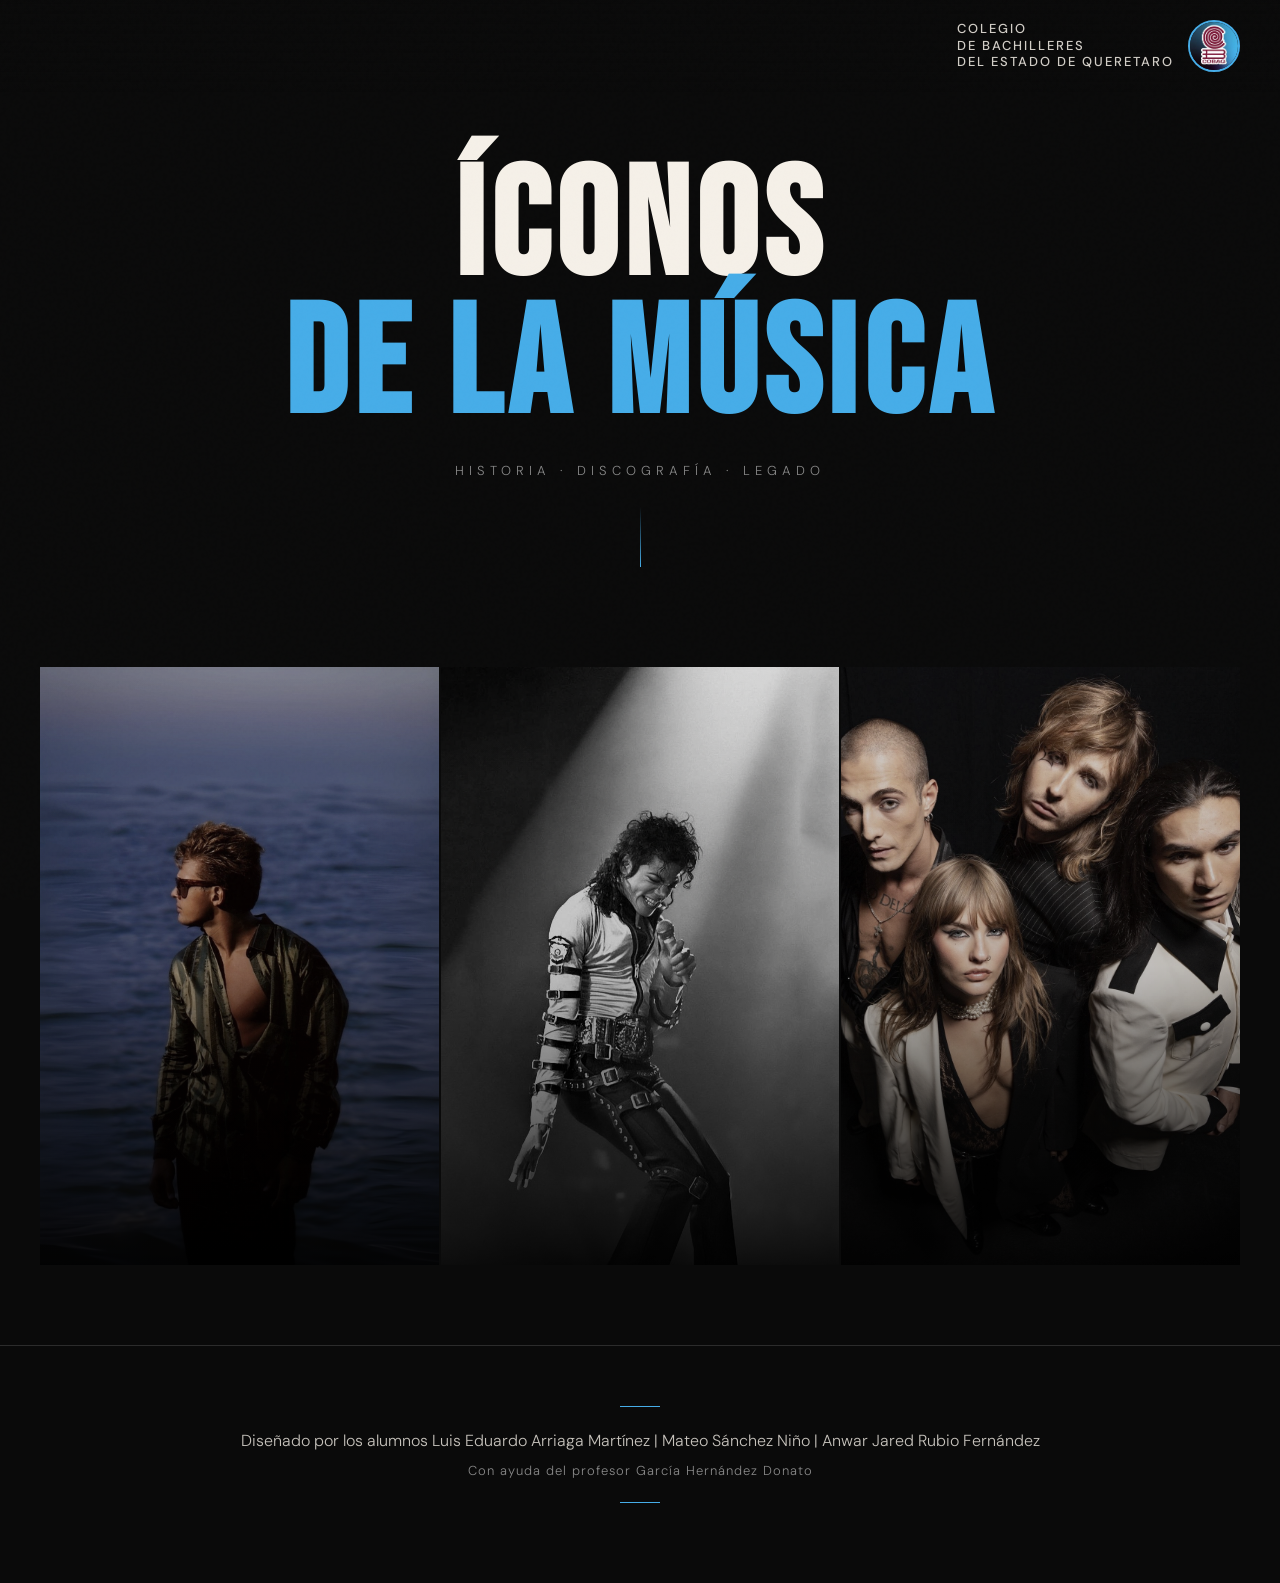
<file: index.html>
<!DOCTYPE html>
<html lang="es">
<head>
  <meta charset="UTF-8">
  <meta name="viewport" content="width=device-width, initial-scale=1.0">
  <title>Artistas Musicales — Proyecto Escolar</title>
  <link rel="stylesheet" href="css/style.css">
  <style>
    /* Animación de entrada */
    .artist-card { opacity: 0; transform: translateY(40px); animation: fadeUp 0.8s ease forwards; }
    .artist-card:nth-child(1) { animation-delay: 0.1s; }
    .artist-card:nth-child(2) { animation-delay: 0.3s; }
    .artist-card:nth-child(3) { animation-delay: 0.5s; }

    .home-hero h1 { opacity: 0; animation: fadeUp 1s ease 0.1s forwards; }
    .home-hero .subtitle { opacity: 0; animation: fadeUp 1s ease 0.3s forwards; }
    .school-brand { opacity: 0; animation: fadeIn 0.8s ease 0.2s forwards; }
    .home-footer { opacity: 0; animation: fadeIn 1s ease 0.8s forwards; }

    @keyframes fadeUp {
      to { opacity: 1; transform: translateY(0); }
    }
    @keyframes fadeIn {
      to { opacity: 1; }
    }

    /* Línea decorativa hero */
    .hero-line {
      width: 1px;
      height: 60px;
      background: linear-gradient(to bottom, transparent, var(--sky_blue));
      margin: 24px auto 0;
    }
  </style>
</head>
<body>

  <!-- HEADER -->
  <header class="home-header">
    <div class="school-brand">
      <span class="school-name">COLEGIO<br>DE BACHILLERES<br>DEL ESTADO DE QUERETARO</span>
      <div class="school-logo-box">
        <img src="images/logo-colegio.png" alt="Logo">
        LOGO
      </div>
    </div>
  </header>

  <!-- HERO -->
  <section class="home-hero">
    <h1>Íconos<br><span>de la Música</span></h1>
    <p class="subtitle">Historia · Discografía · Legado</p>
    <div class="hero-line"></div>
  </section>

  <!-- ARTISTAS -->
  <section class="artists-section">

    <!-- Luis Miguel -->
    <a href="pages/luis-miguel.html" class="artist-card">
      <img class="card-img"
           src="images/luis_miguel.jpg"
           alt="Luis Miguel"
           onerror="this.src='https://via.placeholder.com/600x900/1a1a1a/c9a84c?text=Luis+Miguel'">
      <div class="card-overlay">
        <h2>Luis Miguel</h2>
        <span class="tag">El Sol de México</span>
        <p class="cta">Ver más →</p>
      </div>
    </a>

    <!-- Michael Jackson -->
    <a href="pages/michael-jackson.html" class="artist-card">
      <img class="card-img"
           src="images/michael_jackson.jpg"
           alt="Michael Jackson"
           onerror="this.src='https://via.placeholder.com/600x900/1a1a1a/c9a84c?text=Michael+Jackson'">
      <div class="card-overlay">
        <h2>Michael Jackson</h2>
        <span class="tag">El Rey del Pop</span>
        <p class="cta">Ver más →</p>
      </div>
    </a>

    <!-- Maneskin -->
    <a href="pages/maneskin.html" class="artist-card">
      <img class="card-img"
           src="images/maneskin.jpg"
           alt="Maneskin"
           onerror="this.src='https://via.placeholder.com/600x900/1a1a1a/c9a84c?text=Maneskin'">
      <div class="card-overlay">
        <h2>Måneskin</h2>
        <span class="tag">La Nueva Ola del Rock</span>
        <p class="cta">Ver más →</p>
      </div>
    </a>

  </section>

  <!-- FOOTER -->
  <footer class="home-footer">
    <div class="divider-line"></div>
    <p class="credit-main">Diseñado por los alumnos Luis Eduardo Arriaga Martínez | Mateo Sánchez Niño | Anwar Jared Rubio Fernández</p>
    <p class="credit-sub">Con ayuda del profesor García Hernández Donato</p>
    <div class="divider-line"></div>
  </footer>

</body>
</html>
</file>
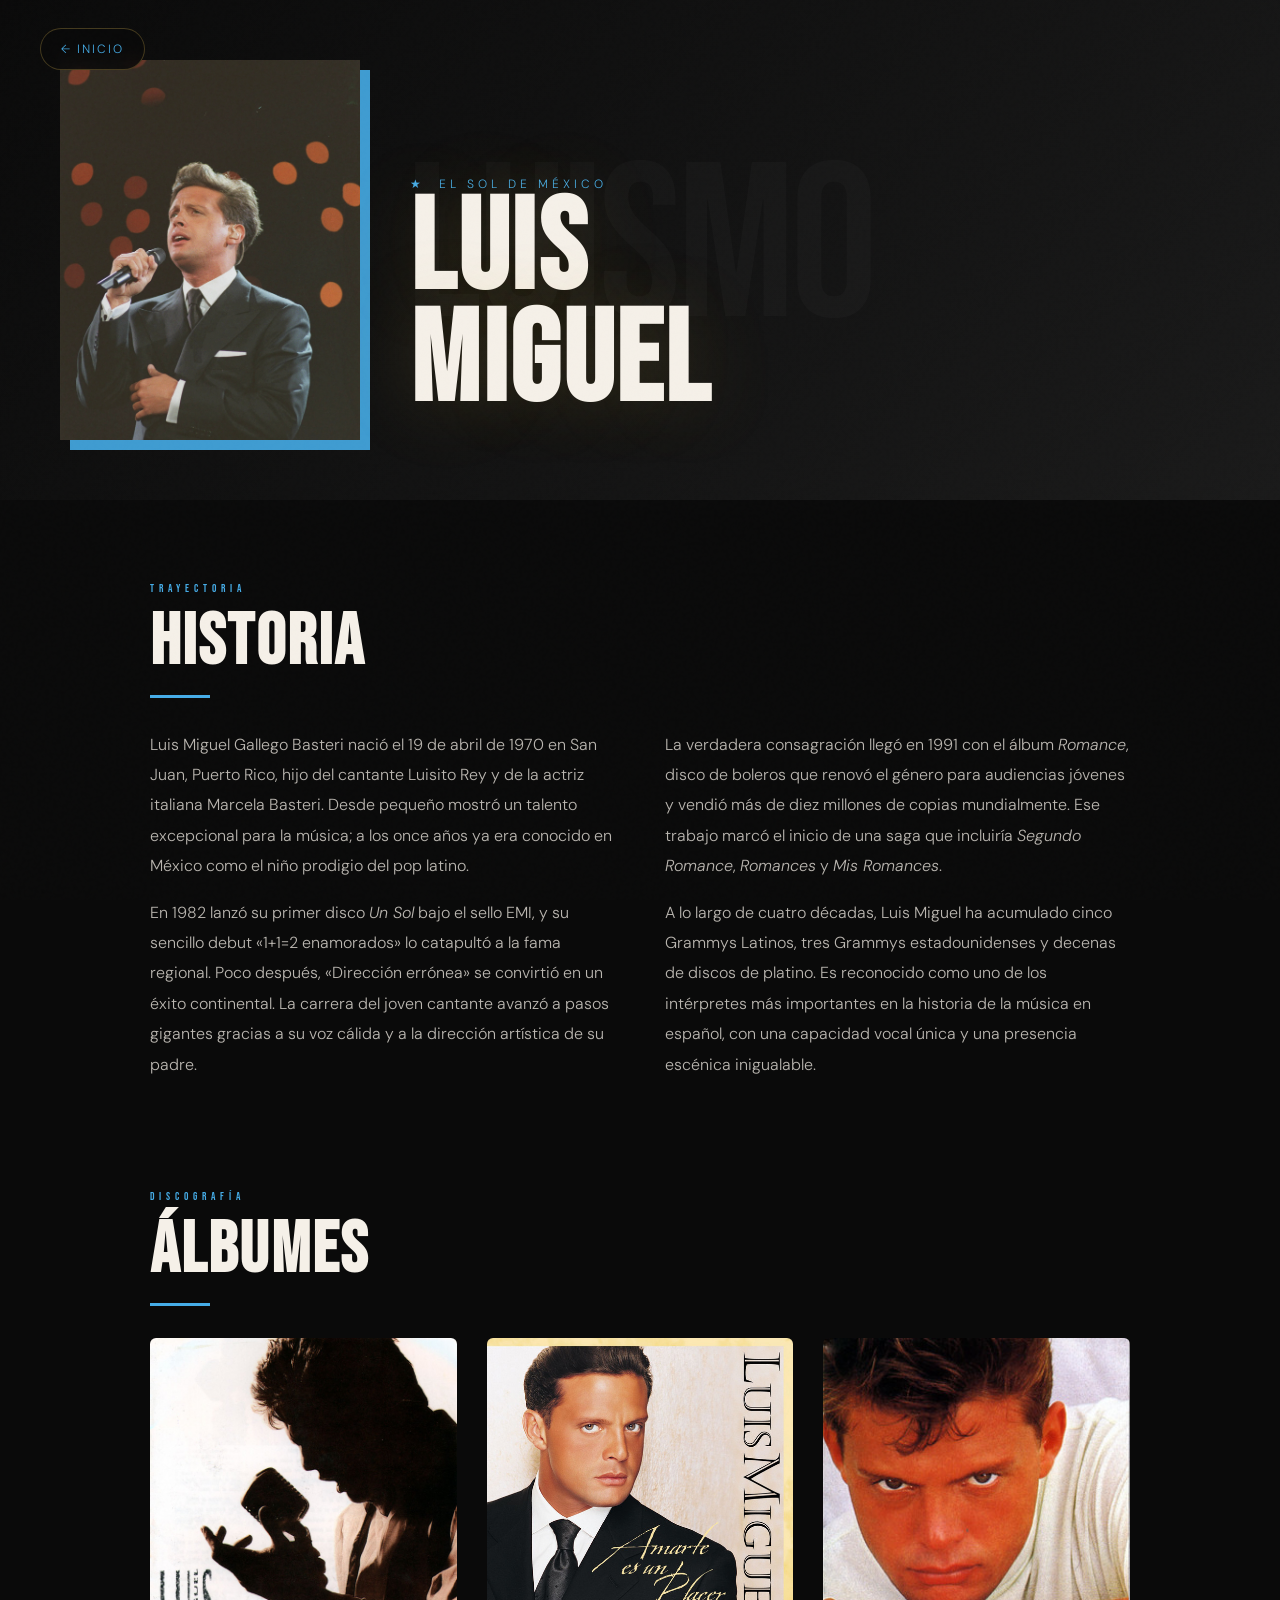
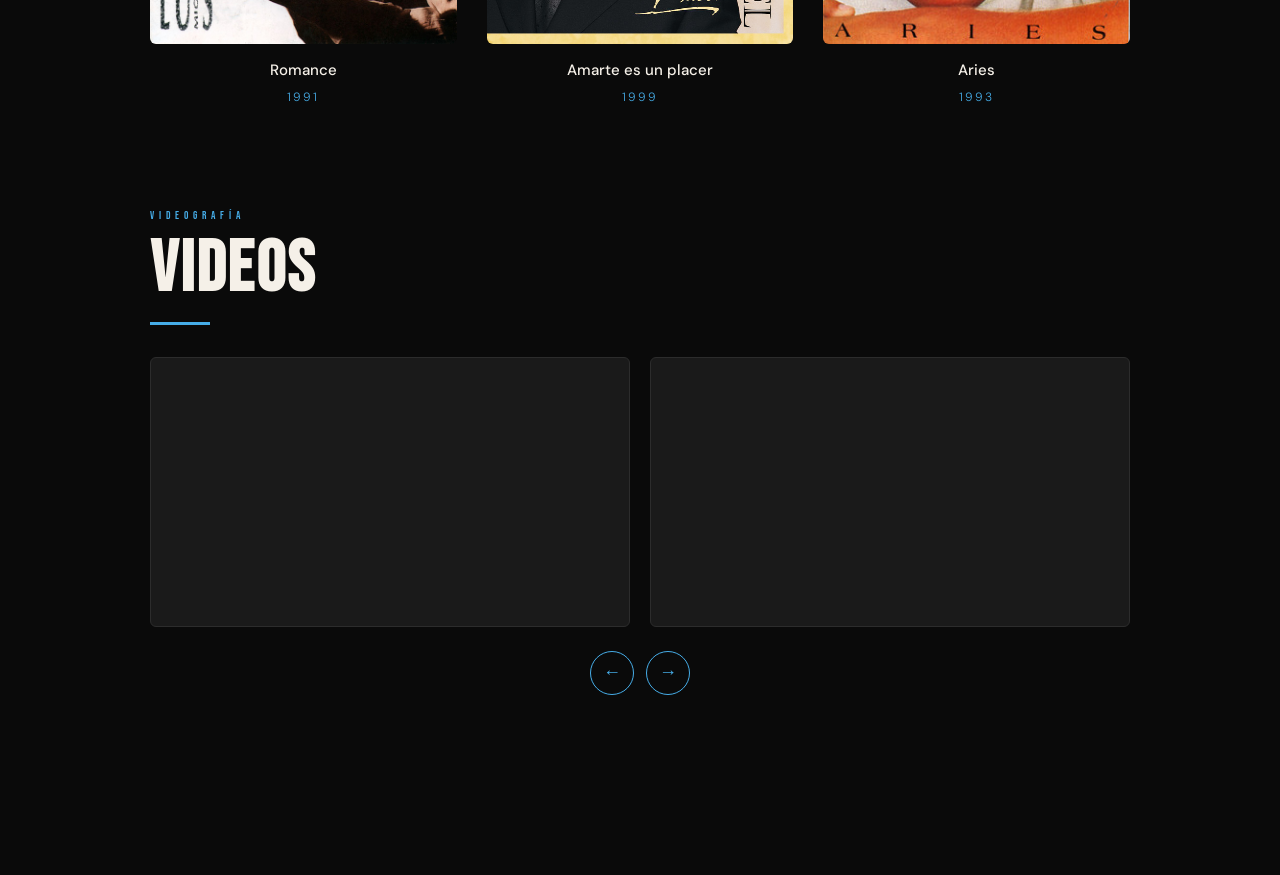
<file: pages/luis-miguel.html>
<!DOCTYPE html>
<html lang="es">
<head>
  <meta charset="UTF-8">
  <meta name="viewport" content="width=device-width, initial-scale=1.0">
  <title>Luis Miguel — Artistas Musicales</title>
  <link rel="stylesheet" href="../css/style.css">
</head>
<body class="artist-page">

  <!-- NAV -->
  <nav class="page-nav">
    <a href="../index.html">← Inicio</a>
  </nav>

  <!-- HERO -->
  <section class="artist-hero">
    <div class="hero-bg-text">LUISMO</div>
    <img class="artist-hero-img"
         src="../images/luis_miguel_page.jpg"
         alt="Luis Miguel"
         onerror="this.src='https://via.placeholder.com/300x380/1a1a1a/c9a84c?text=Luis+Miguel'">
    <div class="artist-hero-info">
      <p class="hero-tag">★ &nbsp;El Sol de México</p>
      <h1>Luis<br>Miguel</h1>
    </div>
  </section>

  <!-- CONTENT -->
  <div class="artist-content">

    <!-- HISTORIA -->
    <section>
      <p class="section-label">Trayectoria</p>
      <h2 class="section-title">Historia</h2>
      <div class="history-text">
        <p>Luis Miguel Gallego Basteri nació el 19 de abril de 1970 en San Juan, Puerto Rico, hijo del cantante Luisito Rey y de la actriz italiana Marcela Basteri. Desde pequeño mostró un talento excepcional para la música; a los once años ya era conocido en México como el niño prodigio del pop latino.</p>
        <p>En 1982 lanzó su primer disco <em>Un Sol</em> bajo el sello EMI, y su sencillo debut «1+1=2 enamorados» lo catapultó a la fama regional. Poco después, «Dirección errónea» se convirtió en un éxito continental. La carrera del joven cantante avanzó a pasos gigantes gracias a su voz cálida y a la dirección artística de su padre.</p>
        <p>La verdadera consagración llegó en 1991 con el álbum <em>Romance</em>, disco de boleros que renovó el género para audiencias jóvenes y vendió más de diez millones de copias mundialmente. Ese trabajo marcó el inicio de una saga que incluiría <em>Segundo Romance</em>, <em>Romances</em> y <em>Mis Romances</em>.</p>
        <p>A lo largo de cuatro décadas, Luis Miguel ha acumulado cinco Grammys Latinos, tres Grammys estadounidenses y decenas de discos de platino. Es reconocido como uno de los intérpretes más importantes en la historia de la música en español, con una capacidad vocal única y una presencia escénica inigualable.</p>
      </div>
    </section>

    <!-- ÁLBUMES -->
    <section class="albums-section">
      <p class="section-label">Discografía</p>
      <h2 class="section-title">Álbumes</h2>
      <div class="albums-grid">

        <div class="album-item">
          <div class="album-flipper">
            <div class="album-face">
              <img src="../images/romance_album.jpg"
                   alt="Romance"
                   onerror="this.src='https://via.placeholder.com/300x300/2a2a2a/c9a84c?text=Romance'">
            </div>
            <div class="album-back">
              <img src="../images/vinyl.svg" alt="Vinyl">
            </div>
          </div>
          <div class="album-info">
            <p class="album-title">Romance</p>
            <p class="album-year">1991</p>
          </div>
        </div>

        <div class="album-item">
          <div class="album-flipper">
            <div class="album-face">
              <img src="../images/amarte_album.jpg"
                   alt="Amarte es un placer"
                   onerror="this.src='https://via.placeholder.com/300x300/2a2a2a/c9a84c?text=Nada+es+Igual'">
            </div>
            <div class="album-back">
              <img src="../images/vinyl.svg" alt="Vinyl">
            </div>
          </div>
          <div class="album-info">
            <p class="album-title">Amarte es un placer</p>
            <p class="album-year">1999</p>
          </div>
        </div>

        <div class="album-item">
          <div class="album-flipper">
            <div class="album-face">
              <img src="../images/aries_album.jpg"
                   alt="Aries"
                   onerror="this.src='https://via.placeholder.com/300x300/2a2a2a/c9a84c?text=Mis+Romances'">
            </div>
            <div class="album-back">
              <img src="../images/vinyl.svg" alt="Vinyl">
            </div>
          </div>
          <div class="album-info">
            <p class="album-title">Aries</p>
            <p class="album-year">1993</p>
          </div>
        </div>

      </div>
    </section>

    <!-- VIDEOS -->
    <section class="videos-section">
      <p class="section-label">Videografía</p>
      <h2 class="section-title">Videos</h2>
      <div class="carousel-wrap">
        <div class="carousel-track" id="track-lm">
          <div class="video-slide">
            <iframe width="560" height="315" src="https://www.youtube.com/embed/yG7MPEQm1-w?si=VsPExoBaOTpmKAee" title="YouTube video player" frameborder="0" allow="accelerometer; autoplay; clipboard-write; encrypted-media; gyroscope; picture-in-picture; web-share" referrerpolicy="strict-origin-when-cross-origin" allowfullscreen></iframe>
          </div>
          <div class="video-slide">
            <iframe width="560" height="315" src="https://www.youtube.com/embed/HWVlxMwx8KY?si=ddBdoFq5E0BVj18U" title="YouTube video player" frameborder="0" allow="accelerometer; autoplay; clipboard-write; encrypted-media; gyroscope; picture-in-picture; web-share" referrerpolicy="strict-origin-when-cross-origin" allowfullscreen></iframe>
          </div>
          <div class="video-slide">
            <iframe width="560" height="315" src="https://www.youtube.com/embed/Iz-eQlk-vb8?si=yRqIbOsRvNxU92WR" title="YouTube video player" frameborder="0" allow="accelerometer; autoplay; clipboard-write; encrypted-media; gyroscope; picture-in-picture; web-share" referrerpolicy="strict-origin-when-cross-origin" allowfullscreen></iframe>
          </div>
          <div class="video-slide">
            <iframe width="560" height="315" src="https://www.youtube.com/embed/wQ4LzVYYJ3k?si=QyKCA0yMetJItyOC" title="YouTube video player" frameborder="0" allow="accelerometer; autoplay; clipboard-write; encrypted-media; gyroscope; picture-in-picture; web-share" referrerpolicy="strict-origin-when-cross-origin" allowfullscreen></iframe>
          </div>
        </div>
      </div>
      <div class="carousel-nav">
        <button class="carousel-btn" onclick="moveCarousel('track-lm', -1)">&#8592;</button>
        <button class="carousel-btn" onclick="moveCarousel('track-lm', 1)">&#8594;</button>
      </div>
    </section>

  </div><!-- /artist-content -->

  <script src="../js/carousel.js"></script>
</body>
</html>
</file>
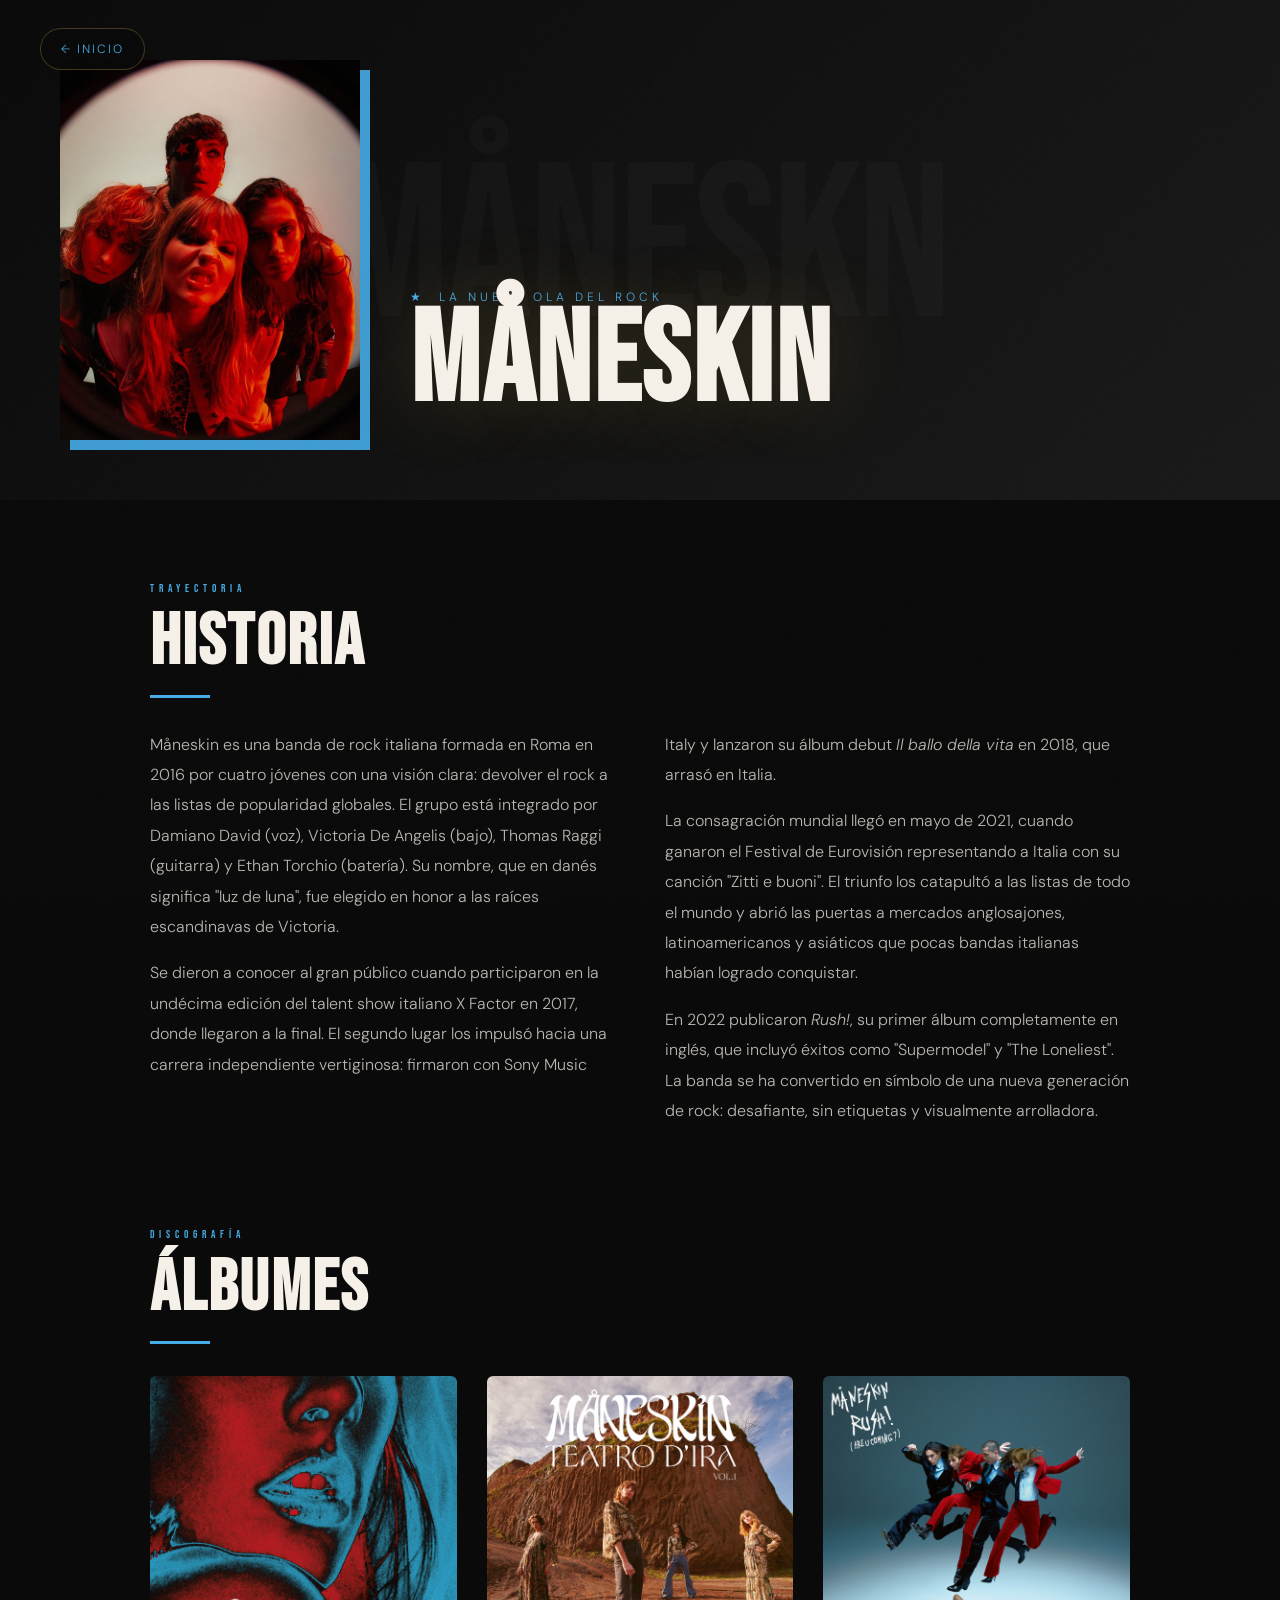
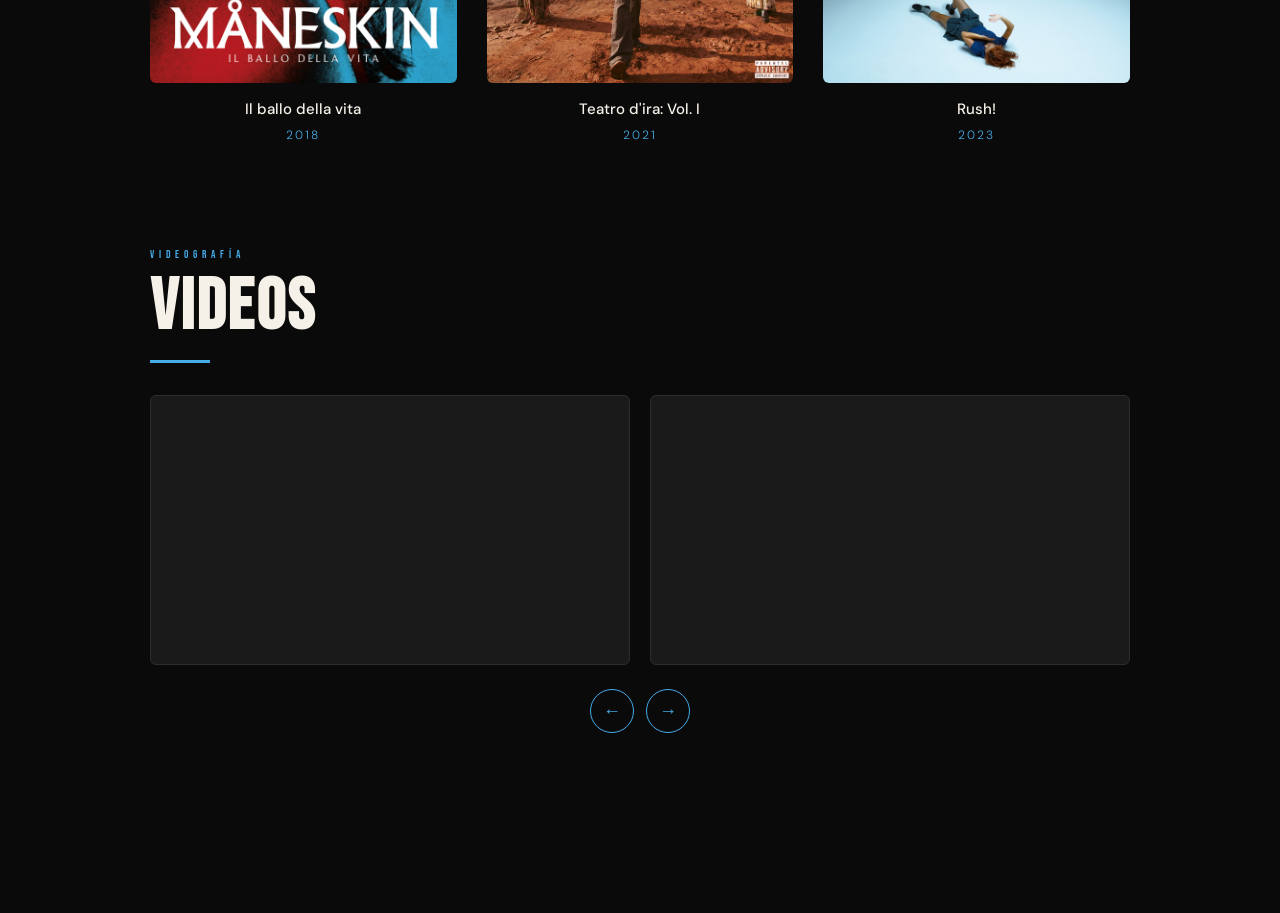
<file: pages/maneskin.html>
<!DOCTYPE html>
<html lang="es">
<head>
  <meta charset="UTF-8">
  <meta name="viewport" content="width=device-width, initial-scale=1.0">
  <title>Måneskin — Artistas Musicales</title>
  <link rel="stylesheet" href="../css/style.css">
</head>
<body class="artist-page">

  <!-- NAV -->
  <nav class="page-nav">
    <a href="../index.html">← Inicio</a>
  </nav>

  <!-- HERO -->
  <section class="artist-hero">
    <div class="hero-bg-text">MÅNESKN</div>
    <img class="artist-hero-img"
         src="../images/maneskin_page.jpg"
         alt="Måneskin"
         onerror="this.src='https://via.placeholder.com/300x380/1a1a1a/c9a84c?text=Maneskin'">
    <div class="artist-hero-info">
      <p class="hero-tag">★ &nbsp;La Nueva Ola del Rock</p>
      <h1>Måne&shy;skin</h1>
    </div>
  </section>

  <!-- CONTENT -->
  <div class="artist-content">

    <!-- HISTORIA -->
    <section>
      <p class="section-label">Trayectoria</p>
      <h2 class="section-title">Historia</h2>
      <div class="history-text">
        <p>Måneskin es una banda de rock italiana formada en Roma en 2016 por cuatro jóvenes con una visión clara: devolver el rock a las listas de popularidad globales. El grupo está integrado por Damiano David (voz), Victoria De Angelis (bajo), Thomas Raggi (guitarra) y Ethan Torchio (batería). Su nombre, que en danés significa "luz de luna", fue elegido en honor a las raíces escandinavas de Victoria.</p>
        <p>Se dieron a conocer al gran público cuando participaron en la undécima edición del talent show italiano X Factor en 2017, donde llegaron a la final. El segundo lugar los impulsó hacia una carrera independiente vertiginosa: firmaron con Sony Music Italy y lanzaron su álbum debut <em>Il ballo della vita</em> en 2018, que arrasó en Italia.</p>
        <p>La consagración mundial llegó en mayo de 2021, cuando ganaron el Festival de Eurovisión representando a Italia con su canción "Zitti e buoni". El triunfo los catapultó a las listas de todo el mundo y abrió las puertas a mercados anglosajones, latinoamericanos y asiáticos que pocas bandas italianas habían logrado conquistar.</p>
        <p>En 2022 publicaron <em>Rush!</em>, su primer álbum completamente en inglés, que incluyó éxitos como "Supermodel" y "The Loneliest". La banda se ha convertido en símbolo de una nueva generación de rock: desafiante, sin etiquetas y visualmente arrolladora.</p>
      </div>
    </section>

    <!-- ÁLBUMES -->
    <section class="albums-section">
      <p class="section-label">Discografía</p>
      <h2 class="section-title">Álbumes</h2>
      <div class="albums-grid">

        <div class="album-item">
          <div class="album-flipper">
            <div class="album-face">
              <img src="../images/ill_ballo_album.jpg"
                   alt="Il ballo della vita"
                   onerror="this.src='https://via.placeholder.com/300x300/2a2a2a/c9a84c?text=Il+ballo+della+vita'">
            </div>
            <div class="album-back">
              <img src="../images/vinyl.svg" alt="Vinyl">
            </div>
          </div>
          <div class="album-info">
            <p class="album-title">Il ballo della vita</p>
            <p class="album-year">2018</p>
          </div>
        </div>

        <div class="album-item">
          <div class="album-flipper">
            <div class="album-face">
              <img src="../images/teatro_album.jpg"
                   alt="Teatro d'ira"
                   onerror="this.src='https://via.placeholder.com/300x300/2a2a2a/c9a84c?text=Teatro+d%27ira'">
            </div>
            <div class="album-back">
              <img src="../images/vinyl.svg" alt="Vinyl">
            </div>
          </div>
          <div class="album-info">
            <p class="album-title">Teatro d'ira: Vol. I</p>
            <p class="album-year">2021</p>
          </div>
        </div>

        <div class="album-item">
          <div class="album-flipper">
            <div class="album-face">
              <img src="../images/rush.jpg"
                   alt="Rush!"
                   onerror="this.src='https://via.placeholder.com/300x300/2a2a2a/c9a84c?text=Rush!'">
            </div>
            <div class="album-back">
              <img src="../images/vinyl.svg" alt="Vinyl">
            </div>
          </div>
          <div class="album-info">
            <p class="album-title">Rush!</p>
            <p class="album-year">2023</p>
          </div>
        </div>

      </div>
    </section>

    <!-- VIDEOS -->
    <section class="videos-section">
      <p class="section-label">Videografía</p>
      <h2 class="section-title">Videos</h2>
      <div class="carousel-wrap">
        <div class="carousel-track" id="track-mk">
          <div class="video-slide">
            <iframe width="560" height="315" src="https://www.youtube.com/embed/QN1odfjtMoo?si=EdmYT4gumqmo3j3l" title="YouTube video player" frameborder="0" allow="accelerometer; autoplay; clipboard-write; encrypted-media; gyroscope; picture-in-picture; web-share" referrerpolicy="strict-origin-when-cross-origin" allowfullscreen></iframe>
          </div>
          <div class="video-slide">
            <iframe width="560" height="315" src="https://www.youtube.com/embed/Xg72z08aTXY?si=6KUgdBTAqQdhAD74" title="YouTube video player" frameborder="0" allow="accelerometer; autoplay; clipboard-write; encrypted-media; gyroscope; picture-in-picture; web-share" referrerpolicy="strict-origin-when-cross-origin" allowfullscreen></iframe>
          </div>
          <div class="video-slide">
            <iframe width="560" height="315" src="https://www.youtube.com/embed/jODrVofka54?si=yqqQ3gwyplJ15VWH" title="YouTube video player" frameborder="0" allow="accelerometer; autoplay; clipboard-write; encrypted-media; gyroscope; picture-in-picture; web-share" referrerpolicy="strict-origin-when-cross-origin" allowfullscreen></iframe>
          </div>
          <div class="video-slide">
            <iframe width="560" height="315" src="https://www.youtube.com/embed/odWKEfp2QMY?si=EB37yRfRjq3TbIGB" title="YouTube video player" frameborder="0" allow="accelerometer; autoplay; clipboard-write; encrypted-media; gyroscope; picture-in-picture; web-share" referrerpolicy="strict-origin-when-cross-origin" allowfullscreen></iframe>
          </div>
        </div>
      </div>
      <div class="carousel-nav">
        <button class="carousel-btn" onclick="moveCarousel('track-mk', -1)">&#8592;</button>
        <button class="carousel-btn" onclick="moveCarousel('track-mk', 1)">&#8594;</button>
      </div>
    </section>

  </div>

  <script src="../js/carousel.js"></script>
</body>
</html>
</file>
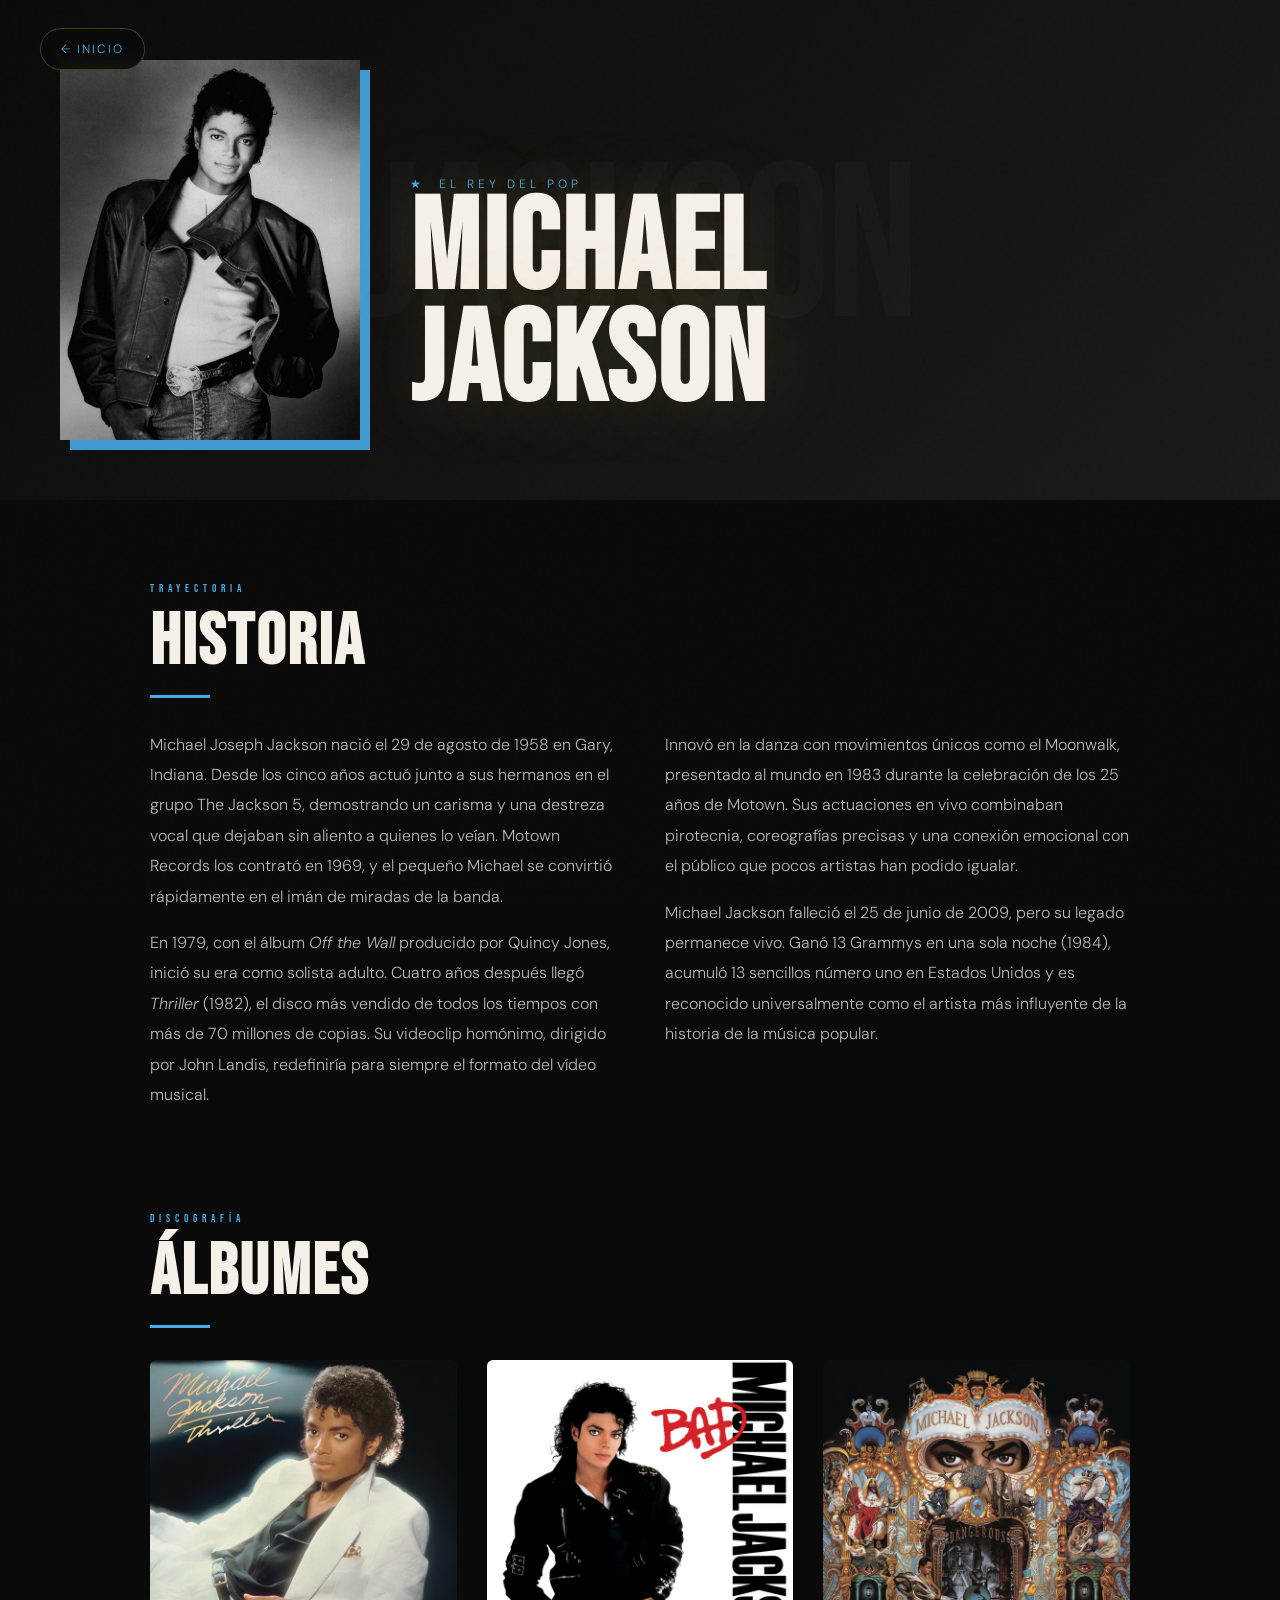
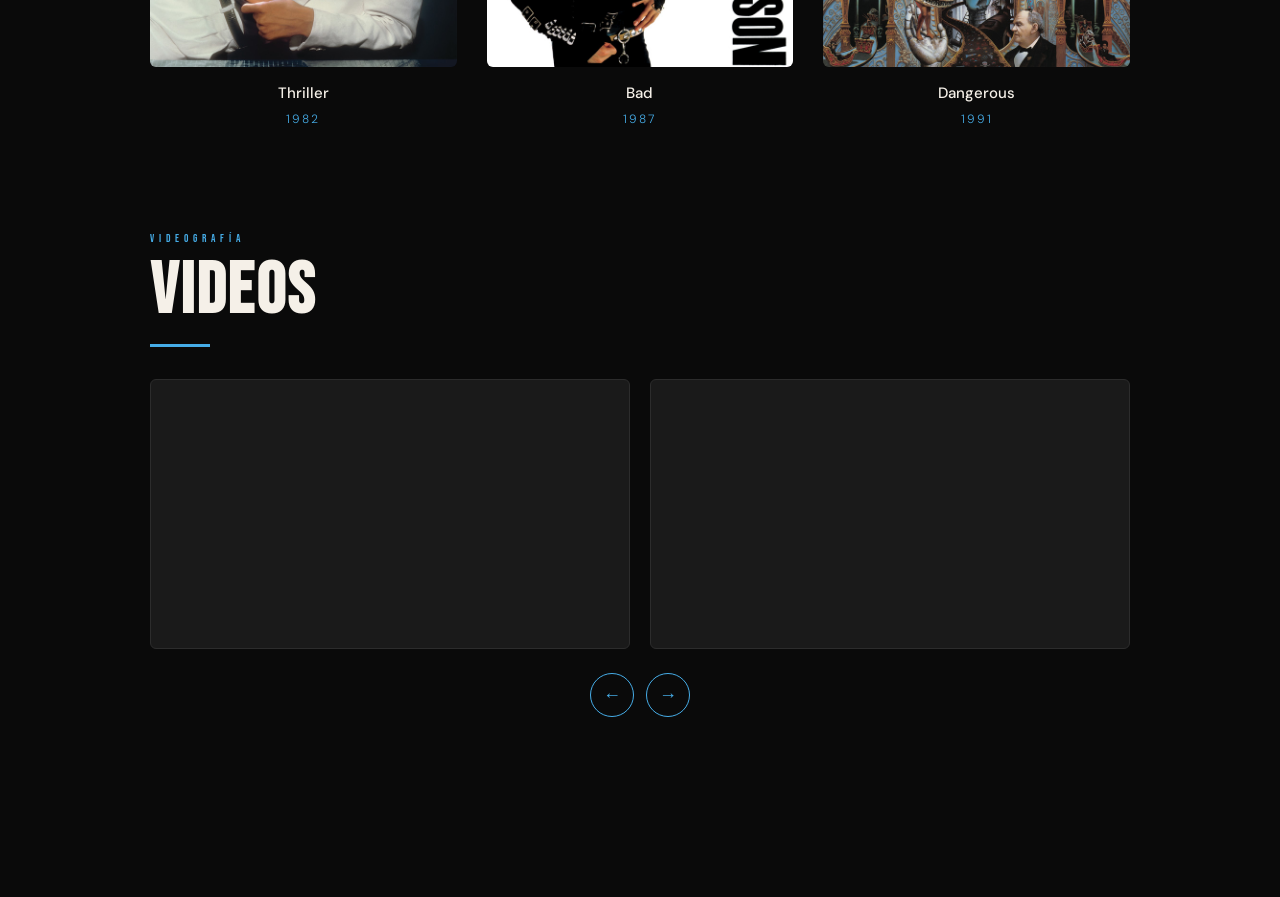
<file: pages/michael-jackson.html>
<!DOCTYPE html>
<html lang="es">
<head>
  <meta charset="UTF-8">
  <meta name="viewport" content="width=device-width, initial-scale=1.0">
  <title>Michael Jackson — Artistas Musicales</title>
  <link rel="stylesheet" href="../css/style.css">
</head>
<body class="artist-page">

  <!-- NAV -->
  <nav class="page-nav">
    <a href="../index.html">← Inicio</a>
  </nav>

  <!-- HERO -->
  <section class="artist-hero">
    <div class="hero-bg-text">JACKSON</div>
    <img class="artist-hero-img"
         src="../images/michael_jackson_page.jpg"
         alt="Michael Jackson"
         onerror="this.src='https://via.placeholder.com/300x380/1a1a1a/c9a84c?text=Michael+Jackson'">
    <div class="artist-hero-info">
      <p class="hero-tag">★ &nbsp;El Rey del Pop</p>
      <h1>Michael<br>Jackson</h1>
    </div>
  </section>

  <!-- CONTENT -->
  <div class="artist-content">

    <!-- HISTORIA -->
    <section>
      <p class="section-label">Trayectoria</p>
      <h2 class="section-title">Historia</h2>
      <div class="history-text">
        <p>Michael Joseph Jackson nació el 29 de agosto de 1958 en Gary, Indiana. Desde los cinco años actuó junto a sus hermanos en el grupo The Jackson 5, demostrando un carisma y una destreza vocal que dejaban sin aliento a quienes lo veían. Motown Records los contrató en 1969, y el pequeño Michael se convirtió rápidamente en el imán de miradas de la banda.</p>
        <p>En 1979, con el álbum <em>Off the Wall</em> producido por Quincy Jones, inició su era como solista adulto. Cuatro años después llegó <em>Thriller</em> (1982), el disco más vendido de todos los tiempos con más de 70 millones de copias. Su videoclip homónimo, dirigido por John Landis, redefiniría para siempre el formato del vídeo musical.</p>
        <p>Innovó en la danza con movimientos únicos como el Moonwalk, presentado al mundo en 1983 durante la celebración de los 25 años de Motown. Sus actuaciones en vivo combinaban pirotecnia, coreografías precisas y una conexión emocional con el público que pocos artistas han podido igualar.</p>
        <p>Michael Jackson falleció el 25 de junio de 2009, pero su legado permanece vivo. Ganó 13 Grammys en una sola noche (1984), acumuló 13 sencillos número uno en Estados Unidos y es reconocido universalmente como el artista más influyente de la historia de la música popular.</p>
      </div>
    </section>

    <!-- ÁLBUMES -->
    <section class="albums-section">
      <p class="section-label">Discografía</p>
      <h2 class="section-title">Álbumes</h2>
      <div class="albums-grid">

        <div class="album-item">
          <div class="album-flipper">
            <div class="album-face">
              <img src="../images/thriller_album.jpg"
                   alt="Thriller"
                   onerror="this.src='https://via.placeholder.com/300x300/2a2a2a/c9a84c?text=Thriller'">
            </div>
            <div class="album-back">
              <img src="../images/vinyl.svg" alt="Vinyl">
            </div>
          </div>
          <div class="album-info">
            <p class="album-title">Thriller</p>
            <p class="album-year">1982</p>
          </div>
        </div>

        <div class="album-item">
          <div class="album-flipper">
            <div class="album-face">
              <img src="../images/bad_album.jpg"
                   alt="Bad"
                   onerror="this.src='https://via.placeholder.com/300x300/2a2a2a/c9a84c?text=Bad'">
            </div>
            <div class="album-back">
              <img src="../images/vinyl.svg" alt="Vinyl">
            </div>
          </div>
          <div class="album-info">
            <p class="album-title">Bad</p>
            <p class="album-year">1987</p>
          </div>
        </div>

        <div class="album-item">
          <div class="album-flipper">
            <div class="album-face">
              <img src="../images/dangerous_album.jpg"
                   alt="Dangerous"
                   onerror="this.src='https://via.placeholder.com/300x300/2a2a2a/c9a84c?text=Dangerous'">
            </div>
            <div class="album-back">
              <img src="../images/vinyl.svg" alt="Vinyl">
            </div>
          </div>
          <div class="album-info">
            <p class="album-title">Dangerous</p>
            <p class="album-year">1991</p>
          </div>
        </div>

      </div>
    </section>

    <!-- VIDEOS -->
    <section class="videos-section">
      <p class="section-label">Videografía</p>
      <h2 class="section-title">Videos</h2>
      <div class="carousel-wrap">
        <div class="carousel-track" id="track-mj">
          <div class="video-slide">
            <iframe width="560" height="315" src="https://www.youtube.com/embed/4V90AmXnguw?si=2iUsyzdX01DRcJJO" title="YouTube video player" frameborder="0" allow="accelerometer; autoplay; clipboard-write; encrypted-media; gyroscope; picture-in-picture; web-share" referrerpolicy="strict-origin-when-cross-origin" allowfullscreen></iframe>
          </div>
          <div class="video-slide">
            <iframe width="560" height="315" src="https://www.youtube.com/embed/Zi_XLOBDo_Y?si=rUHnUQXCUXG4kDEH" title="YouTube video player" frameborder="0" allow="accelerometer; autoplay; clipboard-write; encrypted-media; gyroscope; picture-in-picture; web-share" referrerpolicy="strict-origin-when-cross-origin" allowfullscreen></iframe>
          </div>
          <div class="video-slide">
            <iframe width="560" height="315" src="https://www.youtube.com/embed/oRdxUFDoQe0?si=RQ7wrqOsOLao8D2e" title="YouTube video player" frameborder="0" allow="accelerometer; autoplay; clipboard-write; encrypted-media; gyroscope; picture-in-picture; web-share" referrerpolicy="strict-origin-when-cross-origin" allowfullscreen></iframe>
          </div>
          <div class="video-slide">
            <iframe width="560" height="315" src="https://www.youtube.com/embed/F2AitTPI5U0?si=Y4EAdUgj6svBPEHW" title="YouTube video player" frameborder="0" allow="accelerometer; autoplay; clipboard-write; encrypted-media; gyroscope; picture-in-picture; web-share" referrerpolicy="strict-origin-when-cross-origin" allowfullscreen></iframe>
          </div>
        </div>
      </div>
      <div class="carousel-nav">
        <button class="carousel-btn" onclick="moveCarousel('track-mj', -1)">&#8592;</button>
        <button class="carousel-btn" onclick="moveCarousel('track-mj', 1)">&#8594;</button>
      </div>
    </section>

  </div>

  <script src="../js/carousel.js"></script>
</body>
</html>
</file>
<file: css/style.css>
/* =============================================
   MINISITE MUSICAL — GLOBAL STYLES
   ============================================= */

@import url('https://fonts.googleapis.com/css2?family=Bebas+Neue&family=DM+Sans:ital,wght@0,300;0,400;0,500;0,700;1,300&family=Playfair+Display:ital,wght@0,700;1,400&display=swap');

:root {
  --black:   #0a0a0a;
  --white:   #f5f0e8;
  --sky_blue:#46ADE8;
  --gold2:   #e8c96a;
  --dim:     #1a1a1a;
  --mid:     #2c2c2c;
  --muted:   #888;
  --radius:  6px;
  --font-display: 'Bebas Neue', sans-serif;
  --font-body:    'DM Sans', sans-serif;
  --font-serif:   'Playfair Display', serif;
}

*, *::before, *::after { box-sizing: border-box; margin: 0; padding: 0; }

html { scroll-behavior: smooth; }

body {
  background: var(--black);
  color: var(--white);
  font-family: var(--font-body);
  font-weight: 300;
  line-height: 1.7;
  min-height: 100vh;
  overflow-x: hidden;
}

a { color: inherit; text-decoration: none; }

img { display: block; }

/* ─── GRAIN OVERLAY ─── */
body::before {
  content: '';
  position: fixed; inset: 0; z-index: 999; pointer-events: none;
  background-image: url("data:image/svg+xml,%3Csvg viewBox='0 0 256 256' xmlns='http://www.w3.org/2000/svg'%3E%3Cfilter id='noise'%3E%3CfeTurbulence type='fractalNoise' baseFrequency='0.9' numOctaves='4' stitchTiles='stitch'/%3E%3C/filter%3E%3Crect width='100%25' height='100%25' filter='url(%23noise)' opacity='0.035'/%3E%3C/svg%3E");
  opacity: 0.4;
}

/* ─── SCROLLBAR ─── */
::-webkit-scrollbar { width: 6px; }
::-webkit-scrollbar-track { background: var(--black); }
::-webkit-scrollbar-thumb { background: var(--sky_blue); border-radius: 3px; }

/* ─── SELECTION ─── */
::selection { background: var(--sky_blue); color: var(--black); }

/* ============================================================
   HOME PAGE
   ============================================================ */

.home-header {
  position: fixed; top: 0; left: 0; right: 0; z-index: 100;
  display: flex; align-items: center; justify-content: flex-end;
  padding: 20px 40px;
  background: linear-gradient(to bottom, rgba(10,10,10,0.95) 0%, transparent 100%);
}

.school-brand {
  display: flex; align-items: center; gap: 14px; cursor: default;
}

.school-logo-box {
  width: 52px; height: 52px;
  border: 2px solid var(--sky_blue);
  border-radius: 50%;
  display: flex; align-items: center; justify-content: center;
  font-family: var(--font-display);
  font-size: 11px; letter-spacing: 1px;
  color: var(--sky_blue);
  text-align: center;
  line-height: 1.1;
  padding: 4px;
  overflow: hidden;
  position: relative;
}

.school-logo-box img {
  width: 100%; height: 100%; object-fit: contain;
  position: absolute; inset: 0;
}

.school-name {
  font-family: var(--font-body);
  font-size: 13px; font-weight: 500;
  letter-spacing: 2px;
  text-transform: uppercase;
  color: var(--white);
  opacity: 0.85;
  line-height: 1.3;
}

/* ─── HERO TITLE ─── */
.home-hero {
  padding: 160px 40px 60px;
  text-align: center;
  position: relative;
}

.home-hero h1 {
  font-family: var(--font-display);
  font-size: clamp(64px, 12vw, 160px);
  letter-spacing: 0.04em;
  line-height: 0.9;
  color: var(--white);
  position: relative;
}

.home-hero h1 span {
  color: var(--sky_blue);
}

.home-hero .subtitle {
  font-family: var(--font-body);
  font-size: 13px;
  letter-spacing: 5px;
  text-transform: uppercase;
  color: var(--muted);
  margin-top: 24px;
}

/* ─── ARTISTS GRID ─── */
.artists-section {
  display: flex;
  justify-content: center;
  align-items: stretch;
  gap: 2px;
  padding: 40px 40px 80px;
  max-width: 1400px;
  margin: 0 auto;
}

.artist-card {
  flex: 1;
  max-width: 420px;
  min-width: 0;
  position: relative;
  overflow: hidden;
  cursor: pointer;
  aspect-ratio: 2/3;
  background: var(--dim);
}

.artist-card img.card-img {
  width: 100%; height: 100%;
  object-fit: cover;
  object-position: top center;
  transition: transform 0.7s cubic-bezier(0.25, 0.46, 0.45, 0.94),
              filter 0.7s ease;
  filter: grayscale(40%) brightness(0.85);
}

.artist-card::after {
  content: '';
  position: absolute; inset: 0;
  background: linear-gradient(to top, rgba(0,0,0,0.92) 0%, rgba(0,0,0,0.1) 50%, transparent 100%);
  transition: opacity 0.5s ease;
}

.card-overlay {
  position: absolute; bottom: 0; left: 0; right: 0; z-index: 2;
  padding: 40px 28px 28px;
  transform: translateY(20px);
  opacity: 0;
  transition: transform 0.5s ease, opacity 0.5s ease;
}

.card-overlay h2 {
  font-family: var(--font-display);
  font-size: clamp(36px, 4vw, 52px);
  letter-spacing: 0.04em;
  line-height: 1;
  color: var(--white);
}

.card-overlay .tag {
  display: inline-block;
  margin-top: 8px;
  font-size: 11px;
  letter-spacing: 3px;
  text-transform: uppercase;
  color: var(--sky_blue);
  border-top: 1px solid var(--sky_blue);
  padding-top: 6px;
}

.card-overlay .cta {
  margin-top: 14px;
  font-size: 12px;
  letter-spacing: 2px;
  text-transform: uppercase;
  color: var(--muted);
}

/* HOVER */
.artist-card:hover img.card-img {
  transform: scale(1.08);
  filter: grayscale(0%) brightness(0.7);
}

.artist-card:hover .card-overlay {
  transform: translateY(0);
  opacity: 1;
}

/* ─── FOOTER ─── */
.home-footer {
  text-align: center;
  padding: 40px 20px 60px;
  border-top: 1px solid var(--mid);
}

.home-footer .credit-main {
  font-size: 16px;
  color: var(--white);
  opacity: 0.8;
}

.home-footer .credit-sub {
  font-size: 13px;
  color: var(--muted);
  letter-spacing: 1px;
  margin-top: 6px;
}

.home-footer .divider-line {
  width: 40px; height: 1px;
  background: var(--sky_blue);
  margin: 20px auto;
}

/* ============================================================
   ARTIST PAGE
   ============================================================ */

.artist-page { min-height: 100vh; }

/* ─── TOP HERO ─── */
.artist-hero {
  display: grid;
  grid-template-columns: 300px 1fr;
  gap: 50px;
  align-items: end;
  padding: 0 60px 60px;
  min-height: 420px;
  position: relative;
  overflow: hidden;
}

.artist-hero::before {
  content: '';
  position: absolute; inset: 0;
  background: linear-gradient(135deg, var(--black) 0%, var(--dim) 100%);
  z-index: 0;
}

.hero-bg-text {
  position: absolute;
  top: 50%; left: 50%;
  transform: translate(-50%, -50%);
  font-family: var(--font-display);
  font-size: 220px;
  color: rgba(255,255,255,0.025);
  white-space: nowrap;
  pointer-events: none;
  z-index: 0;
  letter-spacing: -0.02em;
}

.artist-hero-img {
  width: 300px; height: 380px;
  object-fit: cover;
  object-position: top center;
  position: relative; z-index: 1;
  margin-top: 60px;
  filter: brightness(0.9);
  box-shadow: 10px 10px 0 var(--sky_blue);
}

.artist-hero-info {
  position: relative; z-index: 1;
  padding-bottom: 20px;
}

.artist-hero-info .back-link {
  display: inline-flex; align-items: center; gap: 8px;
  font-size: 12px; letter-spacing: 2px;
  text-transform: uppercase; color: var(--sky_blue);
  margin-bottom: 30px;
  transition: gap 0.3s ease;
}
.artist-hero-info .back-link:hover { gap: 14px; }

.artist-hero-info h1 {
  font-family: var(--font-display);
  font-size: clamp(72px, 10vw, 130px);
  letter-spacing: 0.02em;
  line-height: 0.88;
  color: var(--white);
  text-shadow: 0 0 80px rgba(201,168,76,0.2);
}

.artist-hero-info .hero-tag {
  font-size: 12px; letter-spacing: 4px;
  text-transform: uppercase;
  color: var(--sky_blue);
  margin-top: 16px;
}

/* ─── CONTENT SECTIONS ─── */
.artist-content {
  max-width: 1100px;
  margin: 0 auto;
  padding: 80px 60px;
}

.section-label {
  font-family: var(--font-display);
  font-size: 11px;
  letter-spacing: 5px;
  text-transform: uppercase;
  color: var(--sky_blue);
  margin-bottom: 8px;
}

.section-title {
  font-family: var(--font-display);
  font-size: clamp(40px, 6vw, 72px);
  letter-spacing: 0.03em;
  line-height: 1;
  color: var(--white);
  margin-bottom: 32px;
  position: relative;
}

.section-title::after {
  content: '';
  display: block;
  width: 60px; height: 3px;
  background: var(--sky_blue);
  margin-top: 16px;
}

.history-text {
  font-size: 16px;
  line-height: 1.9;
  color: rgba(245,240,232,0.75);
  columns: 2; column-gap: 50px;
}

.history-text p + p { margin-top: 1em; }

/* ─── ALBUMS ─── */
.albums-section { margin-top: 100px; }

.albums-grid {
  display: grid;
  grid-template-columns: repeat(3, 1fr);
  gap: 30px;
  margin-top: 20px;
}

.album-item {
  position: relative;
  perspective: 800px;
  cursor: pointer;
}

.album-flipper {
  position: relative;
  width: 100%; aspect-ratio: 1;
  transform-style: preserve-3d;
  transition: transform 0.8s cubic-bezier(0.4, 0.2, 0.2, 1);
}

.album-item:hover .album-flipper {
  transform: rotateY(-160deg);
}

.album-face, .album-back {
  position: absolute; inset: 0;
  backface-visibility: hidden;
  border-radius: var(--radius);
  overflow: hidden;
}

.album-face img, .album-back img {
  width: 100%; height: 100%;
  object-fit: cover;
  transition: filter 0.3s ease;
}

.album-back {
  transform: rotateY(180deg);
  background: var(--dim);
  display: flex; align-items: center; justify-content: center;
}

.album-back img {
  object-fit: contain;
  padding: 20px;
  filter: grayscale(20%);
  animation: spin-slow 6s linear infinite paused;
}

.album-item:hover .album-back img {
  animation-play-state: running;
}

@keyframes spin-slow {
  from { transform: rotate(0deg); }
  to   { transform: rotate(360deg); }
}

.album-info {
  margin-top: 14px;
  text-align: center;
}

.album-info .album-title {
  font-family: var(--font-body);
  font-weight: 500; font-size: 15px;
  color: var(--white);
}

.album-info .album-year {
  font-size: 12px;
  color: var(--sky_blue);
  letter-spacing: 2px;
  margin-top: 3px;
}

/* ─── VIDEOS ─── */
.videos-section { margin-top: 100px; padding-bottom: 100px; }

.carousel-wrap { position: relative; overflow: hidden; margin-top: 20px; }

.carousel-track {
  display: flex;
  gap: 20px;
  transition: transform 0.5s cubic-bezier(0.25, 0.46, 0.45, 0.94);
}

.video-slide {
  flex: 0 0 calc(50% - 10px);
  aspect-ratio: 16/9;
  border-radius: var(--radius);
  overflow: hidden;
  background: var(--dim);
  border: 1px solid var(--mid);
}

.video-slide iframe {
  width: 100%; height: 100%;
  border: none;
}

.carousel-nav {
  display: flex; gap: 12px;
  justify-content: center;
  margin-top: 24px;
}

.carousel-btn {
  width: 44px; height: 44px;
  border: 1px solid var(--sky_blue);
  background: transparent;
  color: var(--sky_blue);
  border-radius: 50%;
  font-size: 18px;
  cursor: pointer;
  display: flex; align-items: center; justify-content: center;
  transition: background 0.2s, color 0.2s;
}

.carousel-btn:hover {
  background: var(--sky_blue);
  color: var(--black);
}

/* ─── BACK BUTTON ─── */
.page-nav {
  position: fixed;
  top: 28px; left: 40px; z-index: 100;
}

.page-nav a {
  display: inline-flex; align-items: center; gap: 8px;
  font-size: 12px; letter-spacing: 2px;
  text-transform: uppercase; color: var(--sky_blue);
  background: rgba(10,10,10,0.85);
  padding: 10px 20px;
  border: 1px solid rgba(201,168,76,0.3);
  border-radius: 30px;
  backdrop-filter: blur(8px);
  transition: border-color 0.3s, gap 0.3s;
}

.page-nav a:hover {
  border-color: var(--sky_blue);
  gap: 14px;
}

/* ─── RESPONSIVE ─── */
@media (max-width: 900px) {
  .artists-section { flex-direction: column; align-items: center; padding: 20px; gap: 4px; }
  .artist-card { max-width: 100%; width: 100%; aspect-ratio: 3/2; }
  .artist-hero { grid-template-columns: 1fr; padding: 80px 24px 40px; }
  .artist-hero-img { width: 100%; height: 260px; margin-top: 40px; box-shadow: 6px 6px 0 var(--sky_blue); }
  .artist-content { padding: 40px 24px; }
  .history-text { columns: 1; }
  .albums-grid { grid-template-columns: repeat(2, 1fr); }
  .video-slide { flex: 0 0 85%; }
  .home-hero { padding: 130px 20px 40px; }
  .home-header { padding: 16px 20px; }
}

@media (max-width: 500px) {
  .albums-grid { grid-template-columns: 1fr; }
}
</file>
